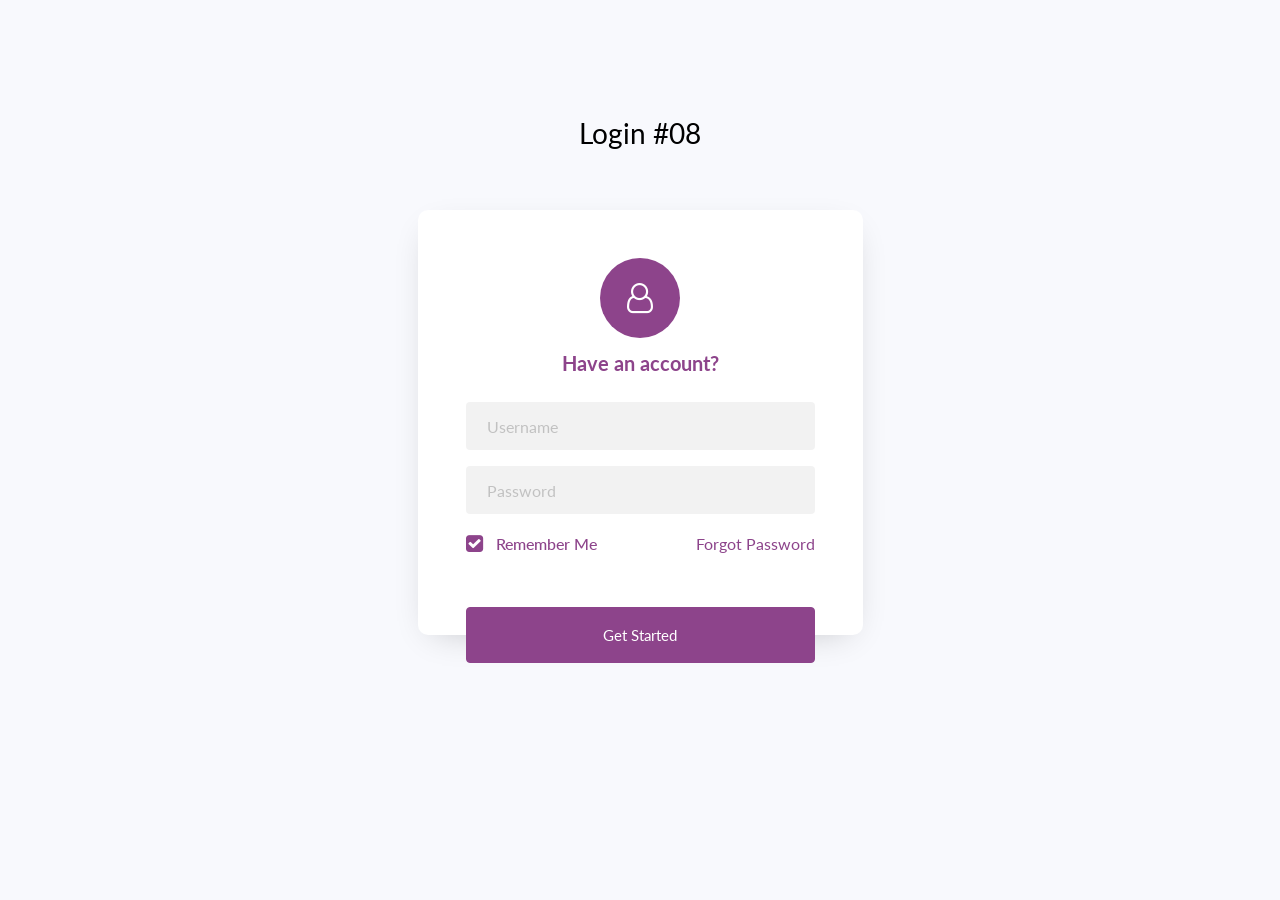
<file: mvcMobileStore/Content/Assets/index.html>
<!doctype html>
<html lang="en">
  <head>
  	<title>Login 08</title>
    <meta charset="utf-8">
    <meta name="viewport" content="width=device-width, initial-scale=1, shrink-to-fit=no">

	<link href="https://fonts.googleapis.com/css?family=Lato:300,400,700&display=swap" rel="stylesheet">

	<link rel="stylesheet" href="https://stackpath.bootstrapcdn.com/font-awesome/4.7.0/css/font-awesome.min.css">
	
	<link rel="stylesheet" href="css/style.css">

	</head>
	<body>
	<section class="ftco-section">
		<div class="container">
			<div class="row justify-content-center">
				<div class="col-md-6 text-center mb-5">
					<h2 class="heading-section">Login #08</h2>
				</div>
			</div>
			<div class="row justify-content-center">
				<div class="col-md-6 col-lg-5">
					<div class="login-wrap p-4 p-md-5">
		      	<div class="icon d-flex align-items-center justify-content-center">
		      		<span class="fa fa-user-o"></span>
		      	</div>
		      	<h3 class="text-center mb-4">Have an account?</h3>
						<form action="#" class="login-form">
		      		<div class="form-group">
		      			<input type="text" class="form-control rounded-left" placeholder="Username" required>
		      		</div>
	            <div class="form-group d-flex">
	              <input type="password" class="form-control rounded-left" placeholder="Password" required>
	            </div>
	            <div class="form-group d-md-flex">
	            	<div class="w-50">
	            		<label class="checkbox-wrap checkbox-primary">Remember Me
									  <input type="checkbox" checked>
									  <span class="checkmark"></span>
									</label>
								</div>
								<div class="w-50 text-md-right">
									<a href="#">Forgot Password</a>
								</div>
	            </div>
	            <div class="form-group">
	            	<button type="submit" class="btn btn-primary rounded submit p-3 px-5">Get Started</button>
	            </div>
	          </form>
	        </div>
				</div>
			</div>
		</div>
	</section>

	<script src="js/jquery.min.js"></script>
  <script src="js/popper.js"></script>
  <script src="js/bootstrap.min.js"></script>
  <script src="js/main.js"></script>

	</body>
</html>
</file>
